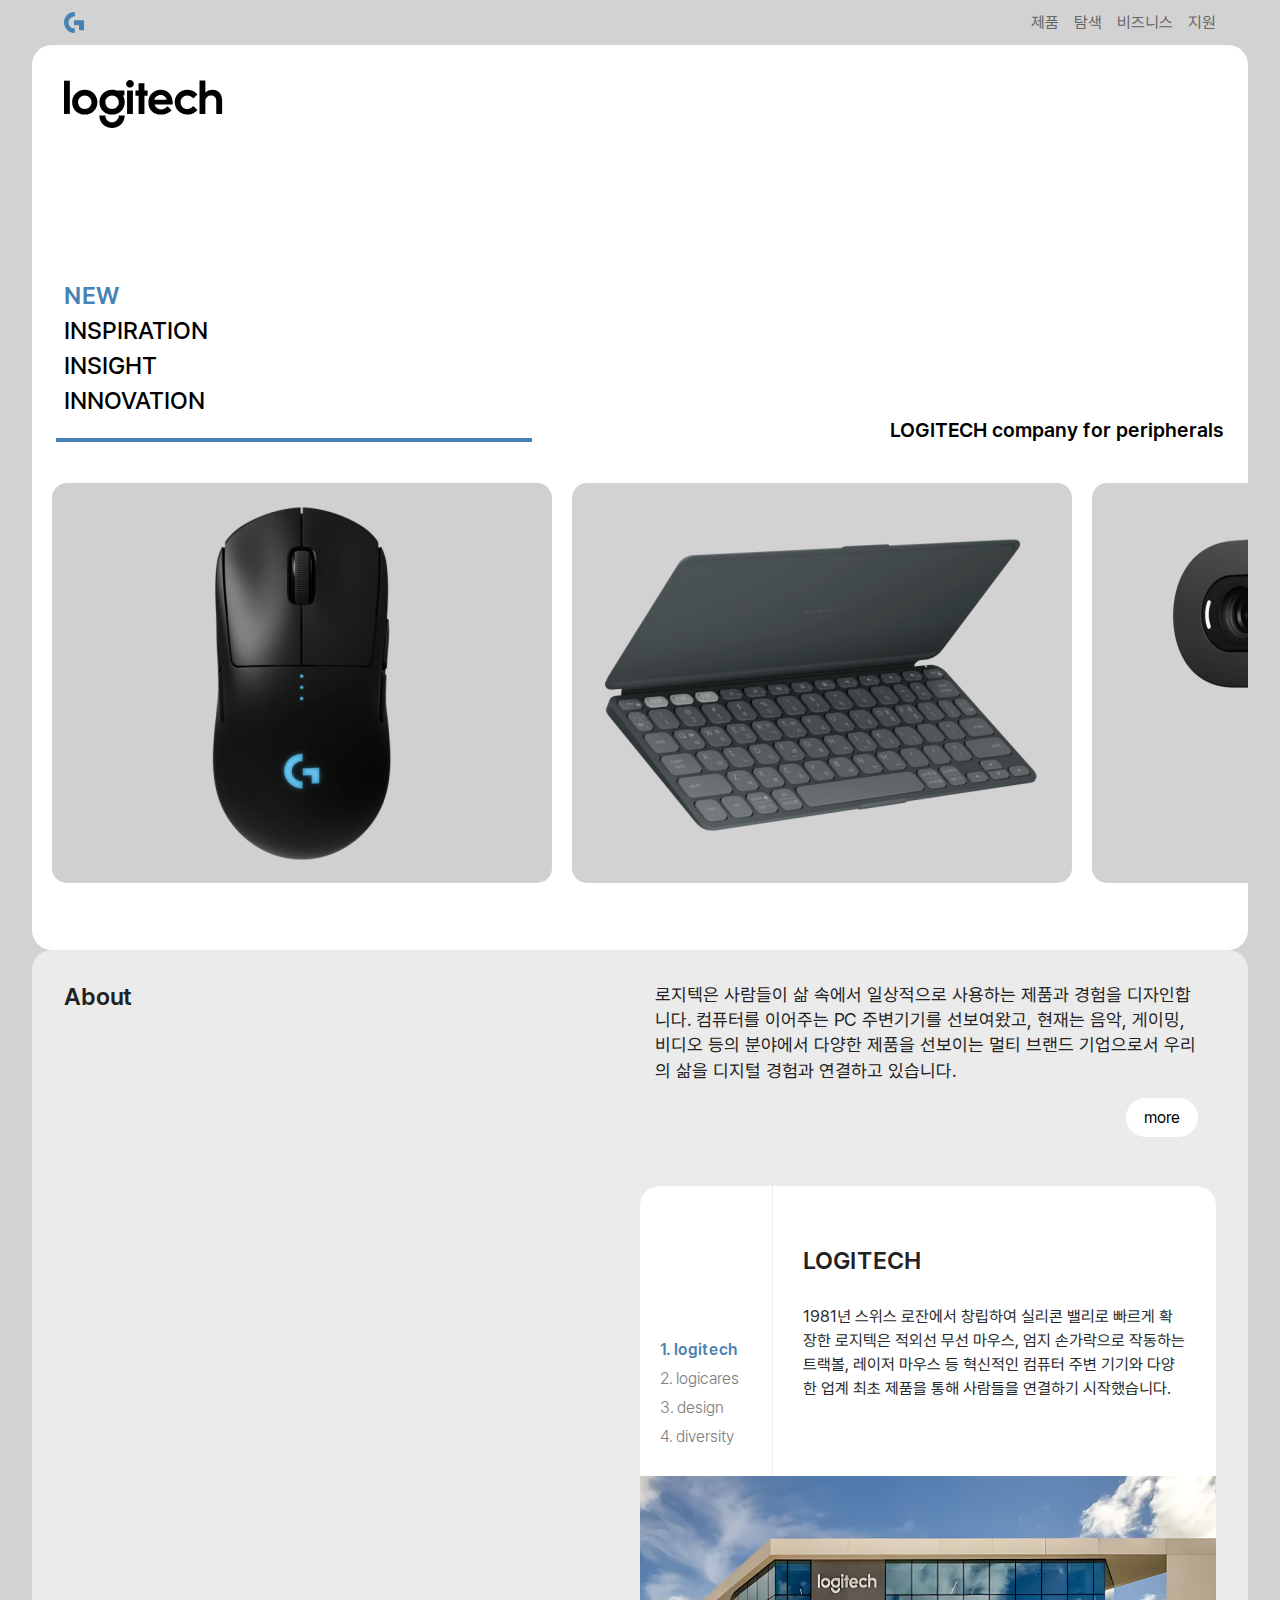
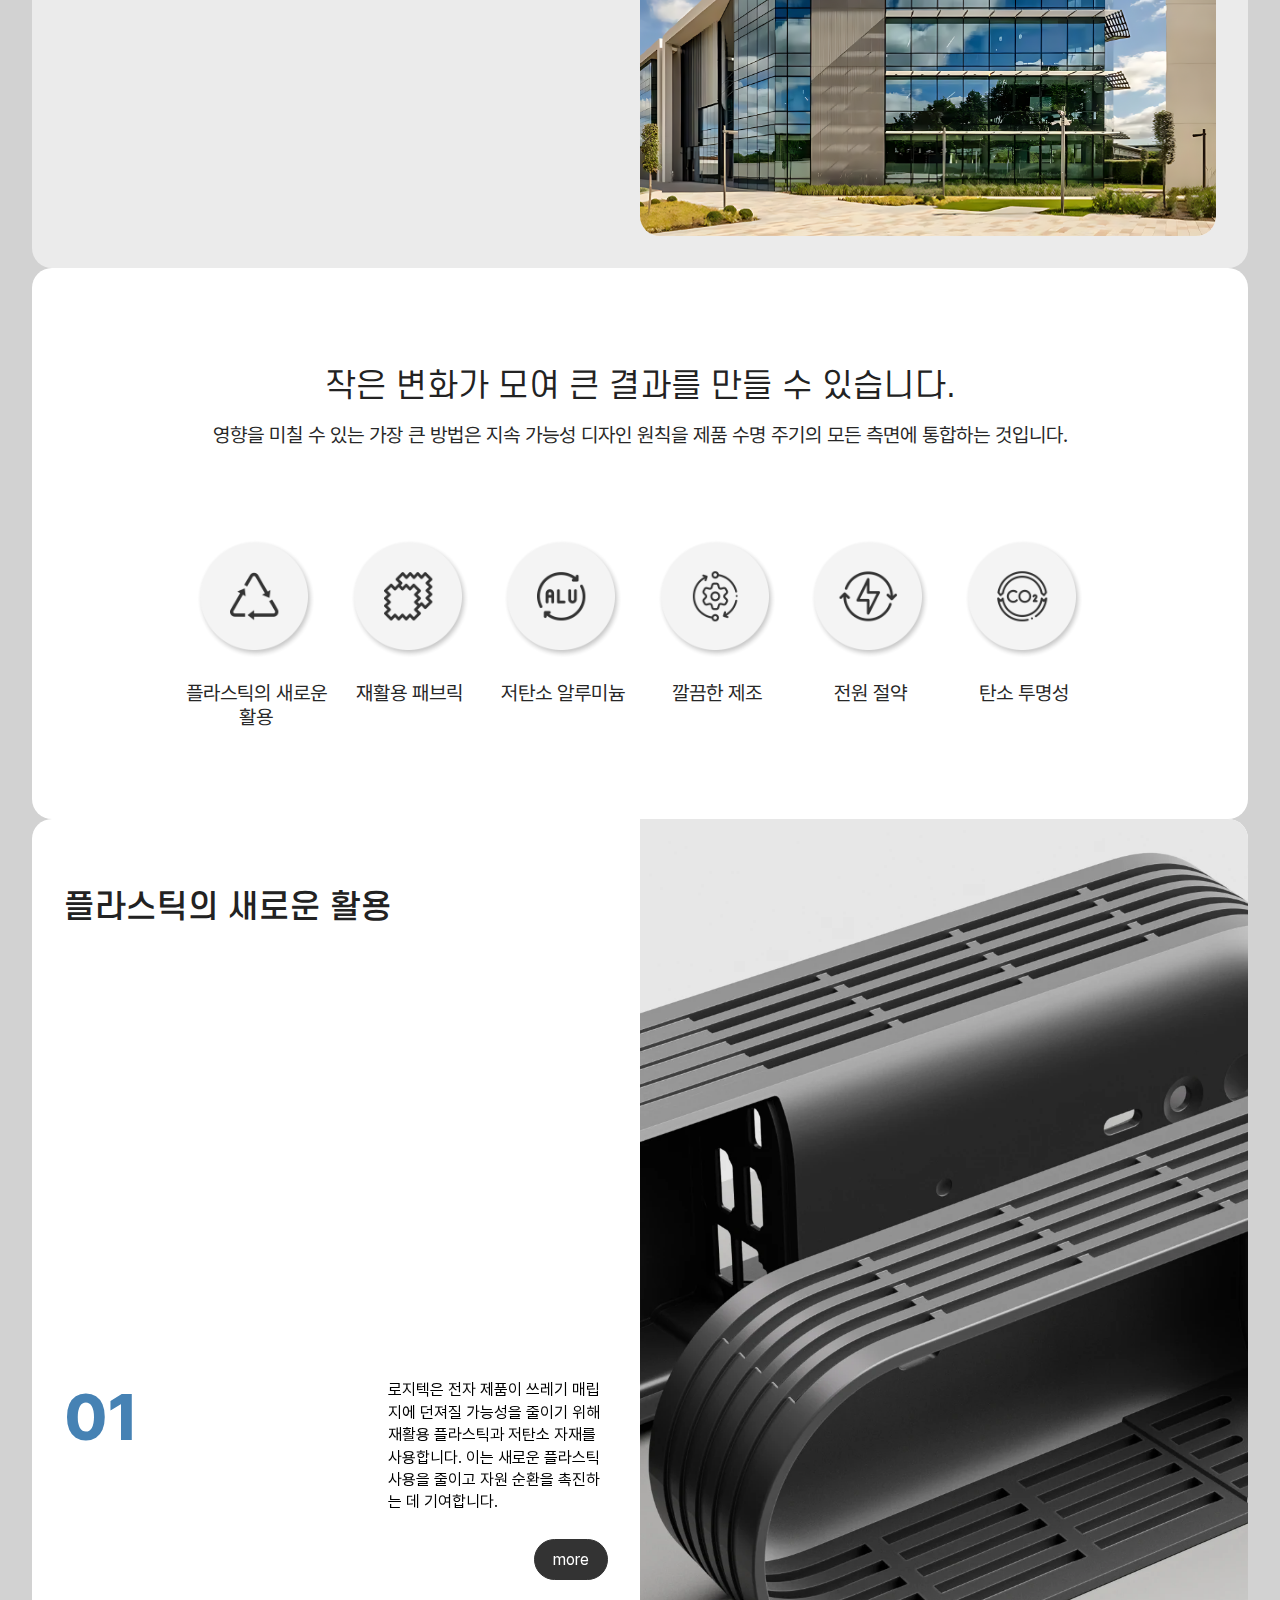
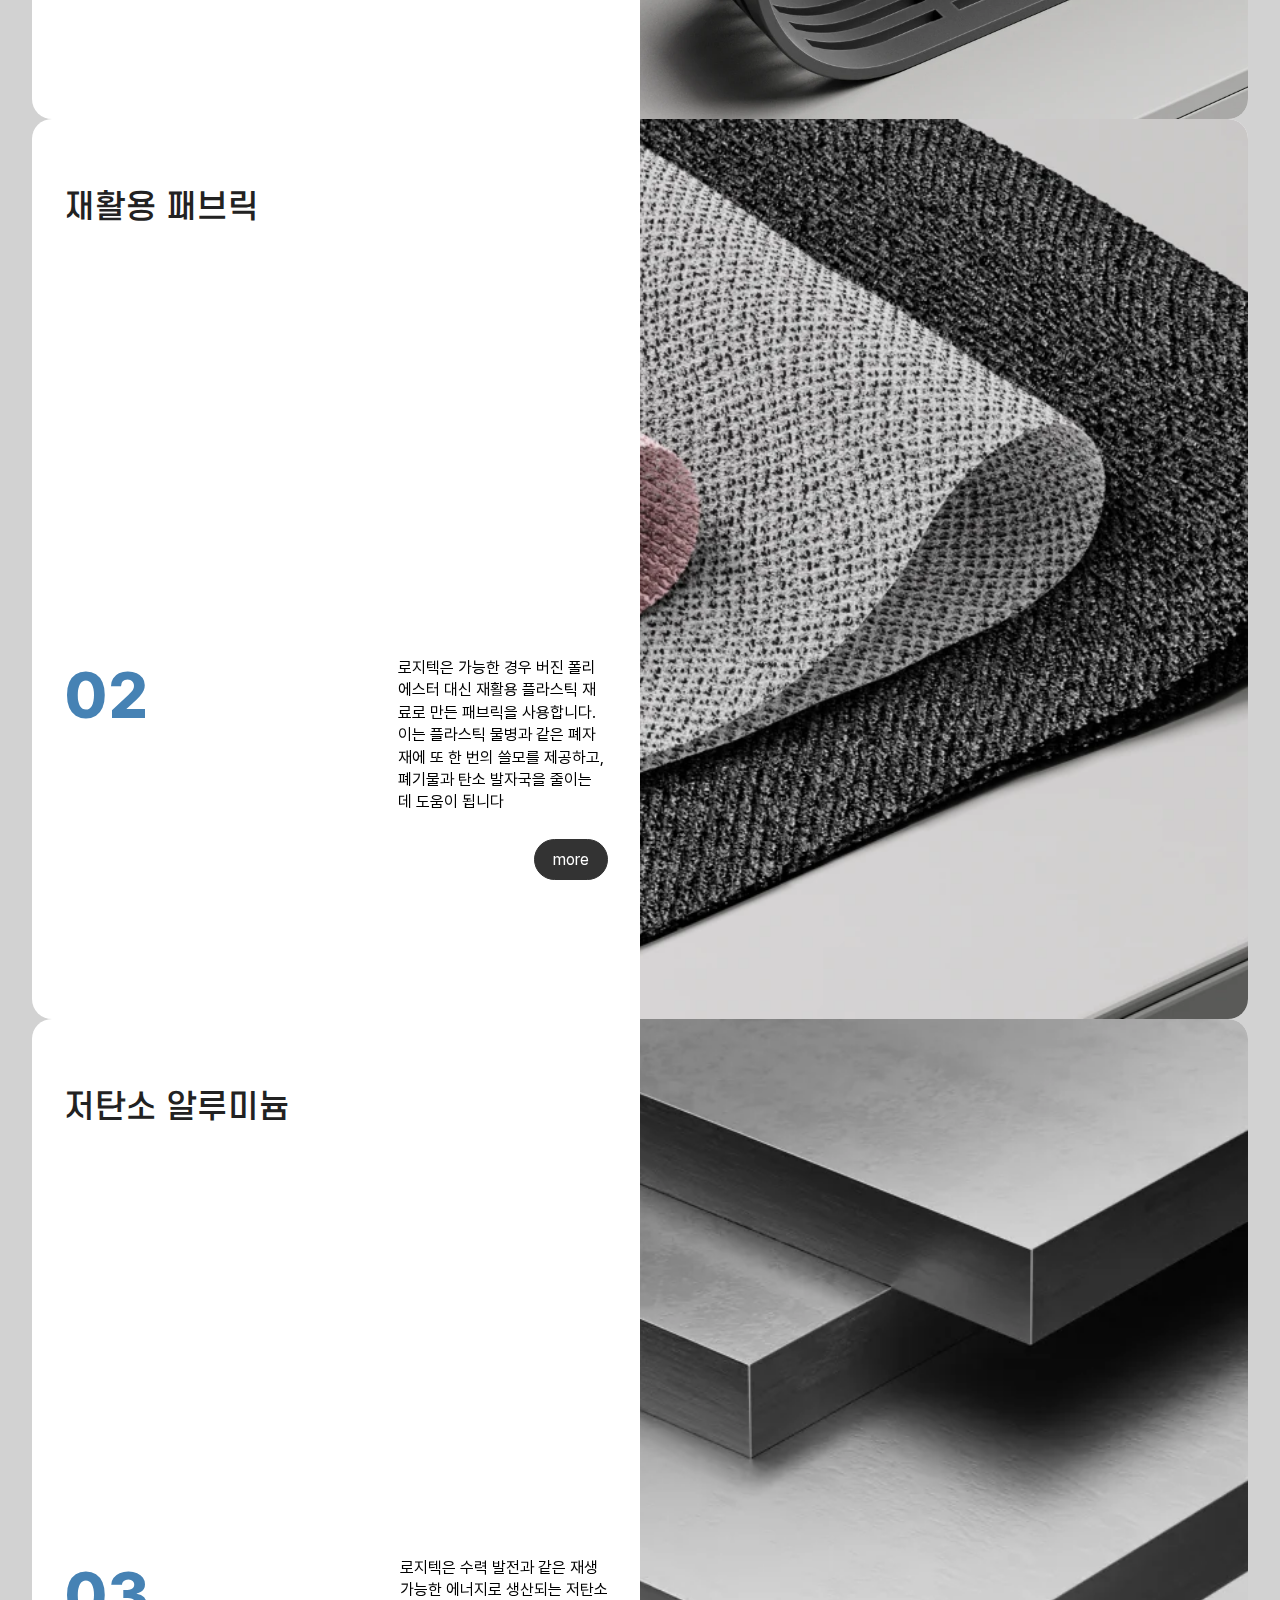
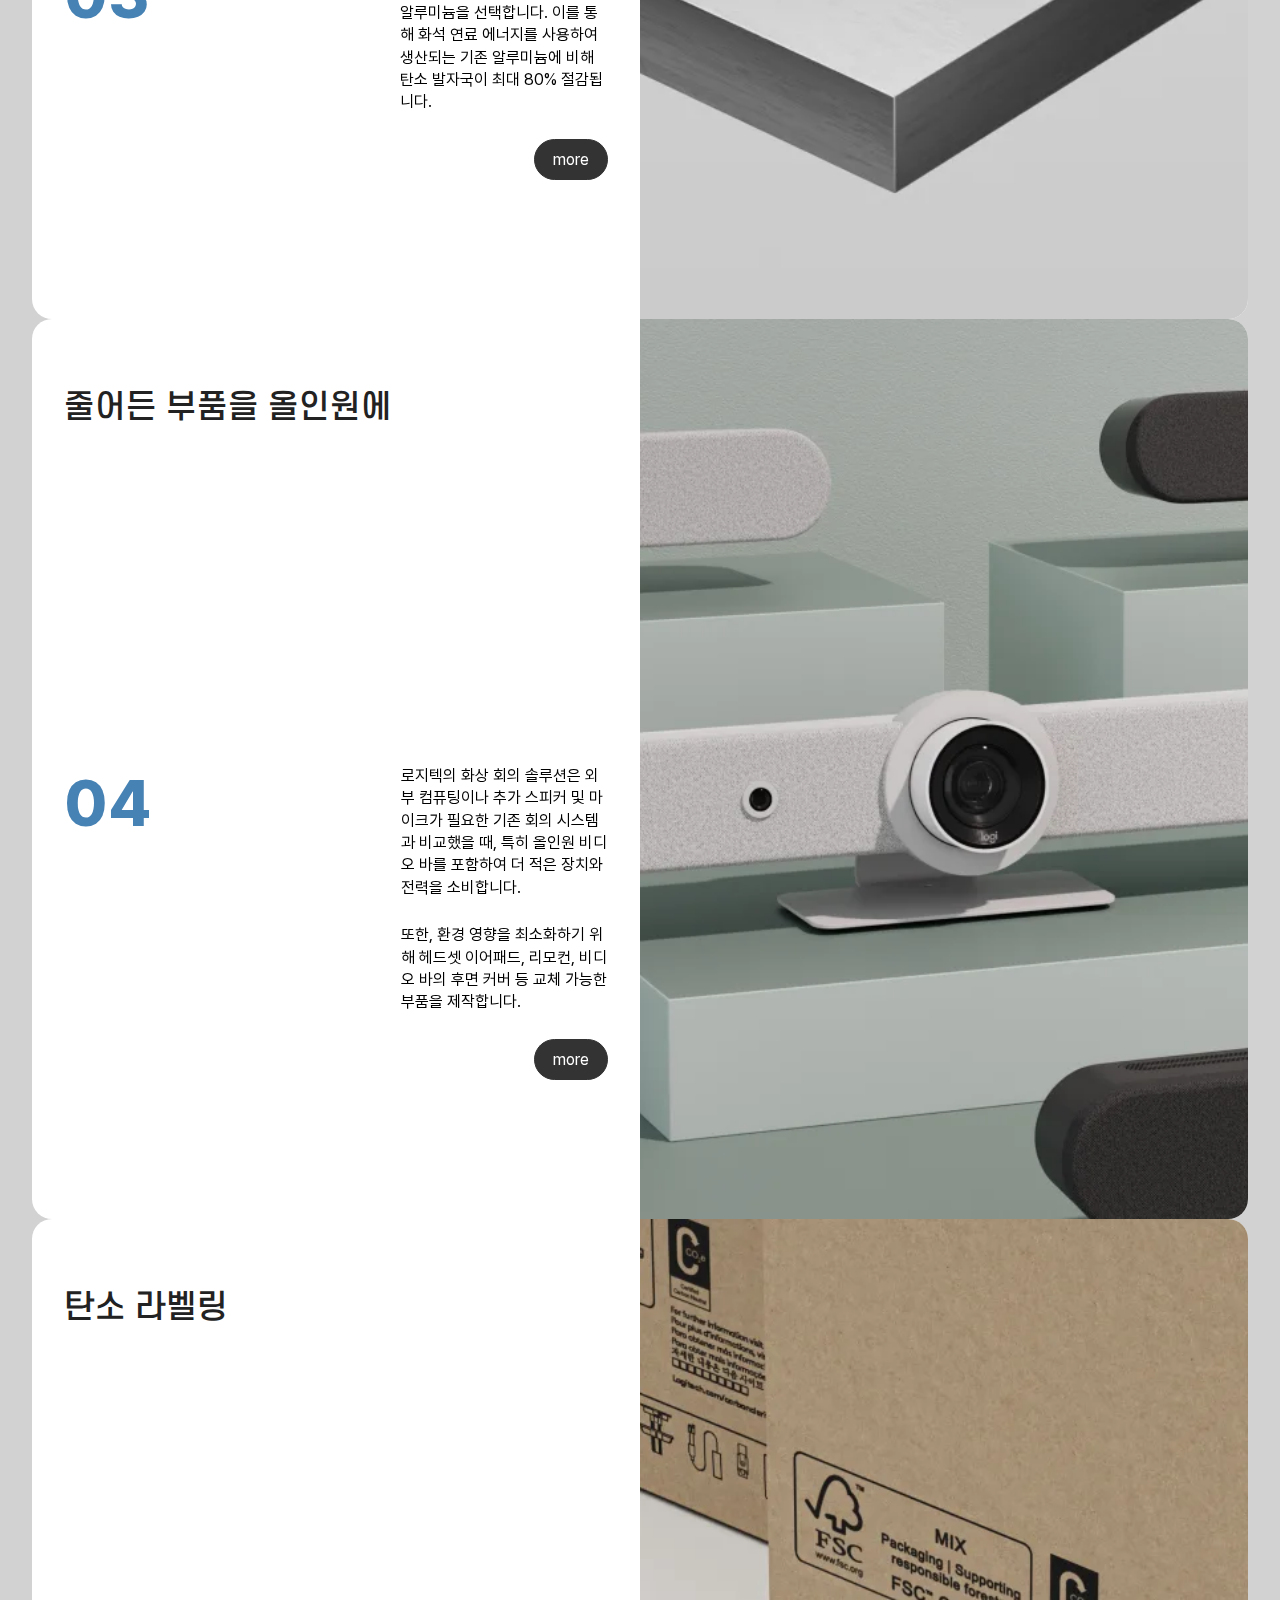
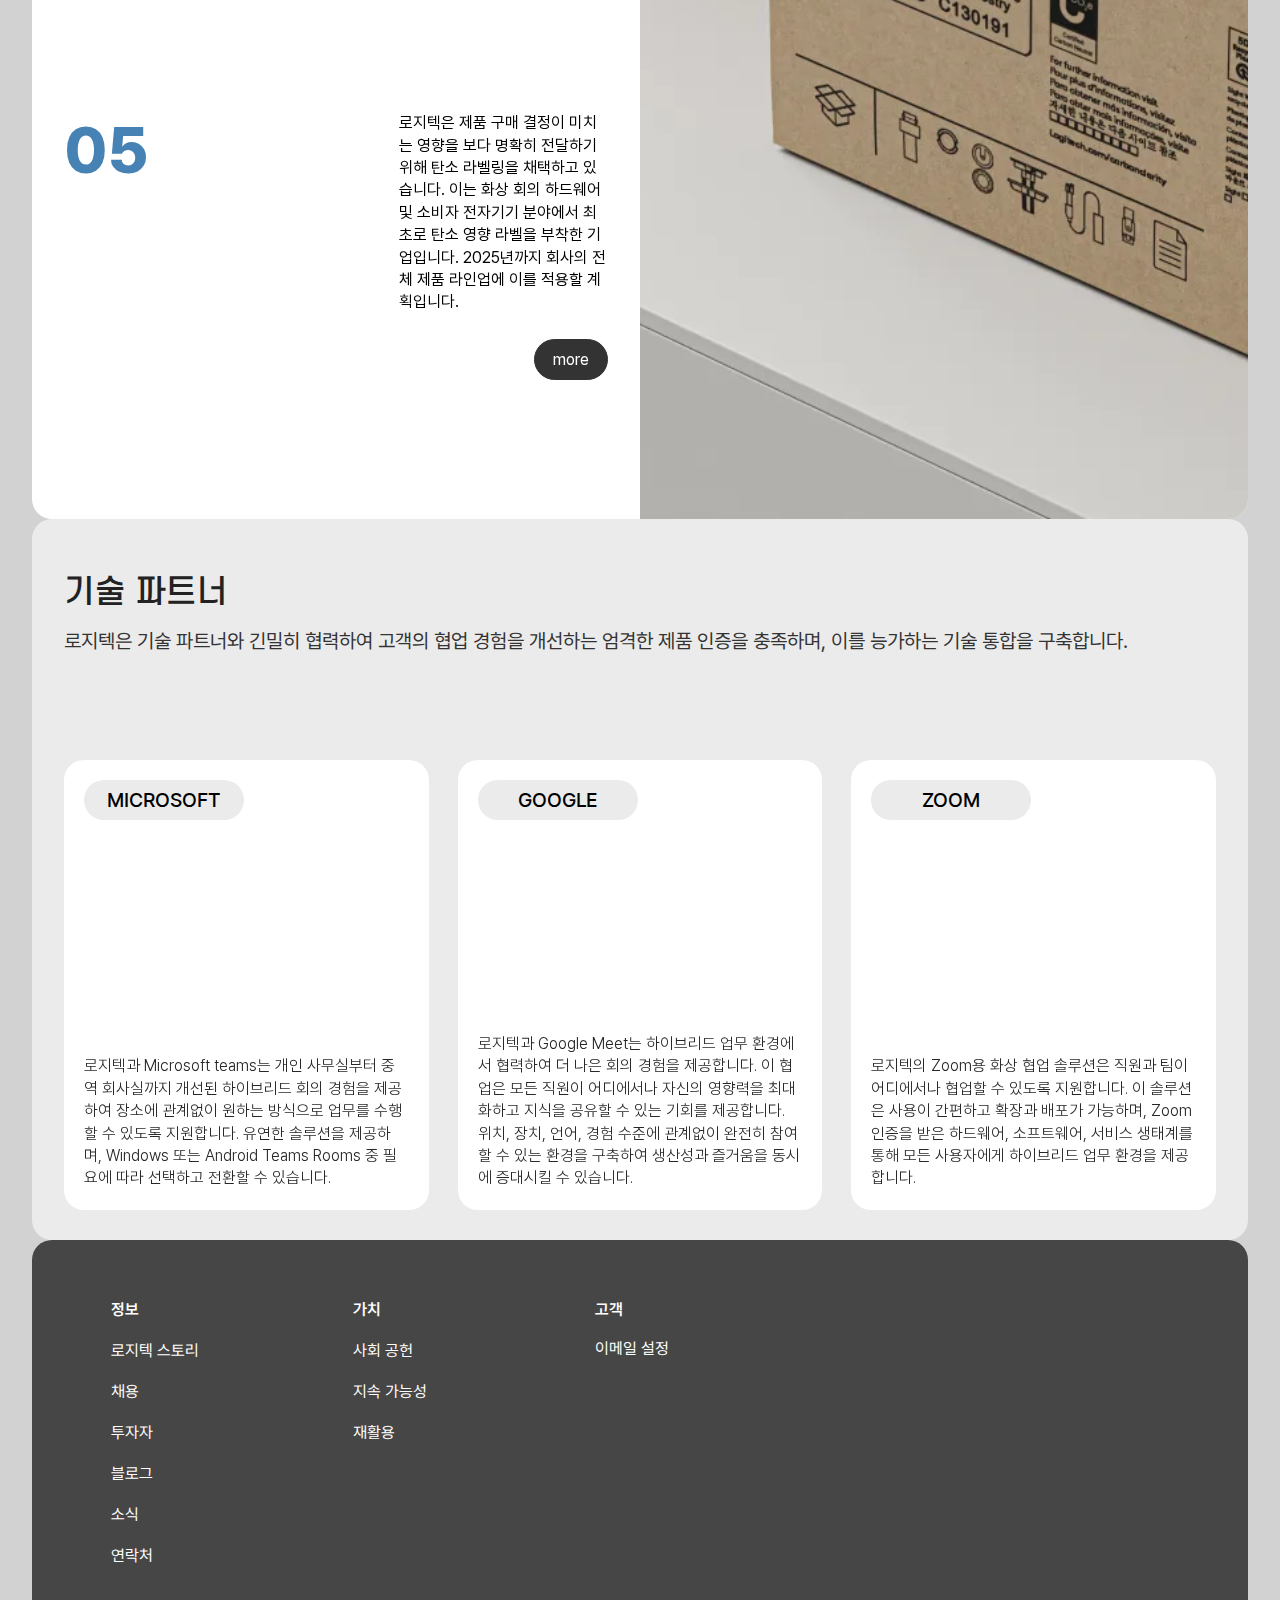
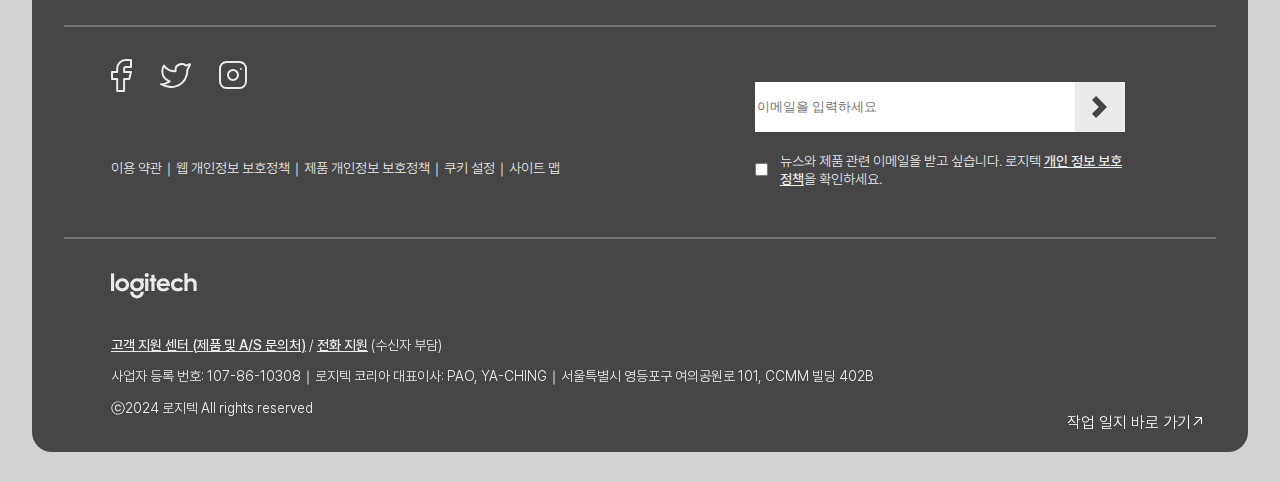
<file: index.html>
<!DOCTYPE html>
<html lang="ko">

<head>
  <meta charset="UTF-8">
  <title>LOGITECH</title>
  <meta name="viewport" content="width=device-width,initial-scale=1,minimum-scale=1,maximum-scale=1,user-scalable=no">
  <!-- favicon -->
  <link rel="shortcut icon" href="./favicon.ico" type="image/x-icon">
  <!-- open graph -->
  <meta property="og:title" content="LOGITECH">
  <meta property="og:description" content="로지텍(LOGITECH)은 혁신과 품질에 초점을 둔 스위스 컴퓨터 주변기기 브랜드입니다.">
  <meta property="og:image" content="https://mgkim4517.github.io/logitech/images/og.png">
  <meta property="og:url" content="https://mgkim4517.github.io/logitech/">
  <!-- reset -->
  <link rel="stylesheet" href="./assets/styles/reset.css">
  <!-- plugIn style -->

  <!-- 공통된 style -->
  <link rel="stylesheet" href="./assets/styles/common.css">
  <!-- 이 페이지만의 style -->
  <link rel="stylesheet" href="./index.css">
  <link rel="stylesheet" href="./index-t.css">
  <link rel="stylesheet" href="./index-pc.css">
  <!-- jq -->
  <script defer src="./index.js"></script>
  <!-- plugIn js -->
  <script src="./assets/js/jquery-3.7.1.min.js"></script>
</head>

<body>
  <header>
    <h1><a href="#"><img src="./images/logo-G.svg" alt="로지텍 G 로고"></a></h1>
    <ul class="gnb-menu">
      <li>제품</li>
      <li>탐색</li>
      <li>비즈니스</li>
      <li>지원</li>
    </ul>
  </header>

  <main>
    <section class="logitech-container">
      <h2><img src="./images/logo-logitech.svg" alt="로지텍 검은색 로고"></h2>
      <ul class="logitech-info">
        <li>NEW</li>
        <li>INSPIRATION</li>
        <li>INSIGHT</li>
        <li>INNOVATION</li>
      </ul>
      <div class="logitech-text-box">
        <svg width="624" height="4" viewBox="0 0 624 4" fill="none" xmlns="http://www.w3.org/2000/svg">
          <line y1="2" x2="624" y2="2" stroke="#4682B4" stroke-width="4" />
        </svg>
        <p>LOGITECH company for peripherals</p>
      </div>
      <div class="slide-wrapper">
        <div class="slide-box">
          <ul>
            <li class="slide-img"><img src="./images/product-img1.png" alt="로지텍 게이밍 마우스"></li>
            <li class="slide-img"><img src="./images/product-img2.png" alt="로지텍 블루투스 키보드"></li>
            <li class="slide-img"><img src="./images/product-img3.png" alt="로지텍 웹 카메라"></li>
            <li class="slide-img"><img src="./images/product-img4.png" alt="로지텍 헤드셋"></li>
            <li class="slide-img"><img src="./images/product-img5.png" alt="로지텍 버지컬 마우스"></li>
            <li class="slide-img"><img src="./images/product-img6.png" alt="로지텍 스피커"></li>
            <li class="slide-img"><img src="./images/product-img7.png" alt="로지텍 아이패드 키보드"></li>
            <li class="slide-img"><img src="./images/product-img8.png" alt="로지텍 태블릿 펜슬"></li>
            <li class="slide-img"><img src="./images/product-img9.png" alt="로지텍 무선 리모컨"></li>
          </ul>
        </div>
      </div>
    </section>

    <section class="about-container">
      <h2>about</h2>
      <div class="about-desc">
        <p>로지텍은 사람들이 삶 속에서 일상적으로 사용하는 제품과 경험을 디자인합니다. 컴퓨터를 이어주는 PC 주변기기를 선보여왔고, 현재는 음악, 게이밍, 비디오 등의 분야에서 다양한 제품을 선보이는 멀티 브랜드 기업으로서 우리의 삶을 디지털 경험과 연결하고 있습니다.</p>
        <a href="#">more</a>
        <div class="about-wrapper">
          <ul class="about-menu">
            <li class="active">1. logitech</li>
            <li>2. logicares</li>
            <li>3. design</li>
            <li>4. diversity</li>
          </ul>
          <ul class="about-logitech-box">
            <li class="about-content about-logitech active">
              <h2>LOGITECH</h2>
              <p>1981년 스위스 로잔에서 창립하여 실리콘 밸리로 빠르게 확장한 로지텍은 적외선 무선 마우스, 엄지 손가락으로 작동하는 트랙볼, 레이저 마우스 등 혁신적인 컴퓨터 주변 기기와 다양한 업계 최초 제품을 통해 사람들을 연결하기 시작했습니다.</p>
            </li>
            <li class="about-content about-logicares">
              <h2>LOGICARES</h2>
              <p>로지텍은 우리가 살아가고 또 몸담고 있는 커뮤니티를 위해 헌신합니다. 받은 것을 돌려주고 변화를 주도하는 것은 사회적 책임일 뿐만 아니라 기업 문화의 핵심 요소입니다. Logicares는 직원들이 사회적으로 환원할 기회를 만듭니다.</p>
            </li>
            <li class="about-content about-design">
              <h2>DESIGN</h2>
              <p>로지텍은 사람들이 디지털 세상에서 어떻게 상호 작용하고 연결되는지에 집중합니다. 디자인은 모든 팀과 분야에서 로지텍이 행하는 중심적인 역할을 하며, 그 목적은 독특하고 의미 있는 제품 경험을 창조하는 것입니다.</p>
            </li>
            <li class="about-content about-creating">
              <h2>DIVERSITY</h2>
              <p>로지텍은 다양성과 포용성에 대한 헌신을 통해 다양한 관점, 기술, 아이디어를 가진 사람들이 함께 모여 혁신을 주도할 수 있도록 합니다. 다양한 문화와 배경에서 탄생하는 위대한 아이디어의 가치를 소중히 여기며, 이를 통해 새로운 혁신과 발전을 이루어나가고 있습니다.</p>
            </li>
          </ul>
          <ul class="about-img">
            <li class="active"><img src="./images/logitech.png" alt="로지텍 회사 건물 이미지"></li>
            <li><img src="./images/logicares.png" alt="로지케어 활동 이미지"></li>
            <li><img src="./images/design.png" alt="로지텍 디자인 이미지"></li>
            <li><img src="./images/diversity.png" alt="로지텍 내 다양한 사람들 이미지"></li>
          </ul>
        </div>
      </div>
    </section>

    <section class="sustainability-container">
      <h2>작은 변화가 모여 큰 결과를 만들 수 있습니다.</h2>
      <p>영향을 미칠 수 있는 가장 큰 방법은 지속 가능성 디자인 원칙을 제품 수명 주기의 모든 측면에 통합하는 것입니다.</p>
      <ul class="sustainability-box">
        <li>
          <img src="./images/icon1.png" alt="재활용 아이콘">
          <h3>플라스틱의 새로운 활용</h3>
        </li>
        <li>
          <img src="./images/icon2.png" alt="패브릭 아이콘">
          <h3>재활용 패브릭</h3>
        </li>
        <li>
          <img src="./images/icon3.png" alt="알루미늄 아이콘">
          <h3>저탄소 알루미늄</h3>
        </li>
        <li>
          <img src="./images/icon4.png" alt="제조 아이콘">
          <h3>깔끔한 제조</h3>
        </li>
        <li>
          <img src="./images/icon5.png" alt="전기 아이콘">
          <h3>전원 절약</h3>
        </li>
        <li>
          <img src="./images/icon6.png" alt="탄소 아이콘">
          <h3>탄소 투명성</h3>
        </li>
      </ul>
    </section>

    <section class="sustainablity-desc">
      <article class="plastic-article">
        <div class="plastic-container">
          <div class="plastic-wrapper">
            <h2>플라스틱의 새로운 활용</h2>
            <div class="plastic-content">
              <h3>01</h3>
              <div class="plastic-box">
                <p>로지텍은 전자 제품이 쓰레기 매립지에 던져질 가능성을 줄이기 위해 재활용 플라스틱과 저탄소 자재를 사용합니다. 이는 새로운 플라스틱 사용을 줄이고 자원 순환을 촉진하는 데
                  기여합니다.</p>
                <a href="#">more</a>
              </div>
            </div>
          </div>
          <img src="./images/plastic.png" alt="플라스틱 이미지">
        </div>
      </article>

      <article class="fabric-article">
        <div class="fabric-container">
          <div class="fabric-wrapper">
            <h2>재활용 패브릭</h2>
            <div class="fabric-content">
              <h3>02</h3>
              <div class="fabric-box">
                <p>로지텍은 가능한 경우 버진 폴리에스터 대신 재활용 플라스틱 재료로 만든 패브릭을 사용합니다. 이는 플라스틱 물병과 같은 폐자재에 또 한 번의 쓸모를 제공하고, 폐기물과 탄소 발자국을
                  줄이는 데 도움이 됩니다</p>
                <a href="#">more</a>
              </div>
            </div>
          </div>
          <img src="./images/fabric.png" alt="패브릭 이미지">
        </div>
      </article>

      <article class="aluminium-article">
        <div class="aluminium-container">
          <div class="aluminium-wrapper">
            <h2>저탄소 알루미늄</h2>
            <div class="aluminium-content">
              <h3>03</h3>
              <div class="aluminium-box">
                <p>로지텍은 수력 발전과 같은 재생 가능한 에너지로 생산되는 저탄소 알루미늄을 선택합니다. 이를 통해 화석 연료 에너지를 사용하여 생산되는 기존 알루미늄에 비해 탄소 발자국이 최대
                  80% 절감됩니다.</p>
                <a href="#">more</a>
              </div>
            </div>
          </div>
          <img src="./images/aluminium.png" alt="알루미늄 이미지">
        </div>
      </article>

      <article class="all-in-one-article">
        <div class="all-in-one-container">
          <div class="all-in-one-wrapper">
            <h2>줄어든 부품을 올인원에</h2>
            <div class="all-in-one-content">
              <h3>04</h3>
              <div class="all-in-one-box">
                <p>로지텍의 화상 회의 솔루션은 외부 컴퓨팅이나 추가 스피커 및 마이크가 필요한 기존 회의 시스템과 비교했을 때, 특히 올인원 비디오 바를 포함하여 더 적은 장치와 전력을 소비합니다.
                </p>
                <p>또한, 환경 영향을 최소화하기 위해 헤드셋 이어패드, 리모컨, 비디오 바의 후면 커버 등 교체 가능한 부품을 제작합니다.</p>
                <a href="#">more</a>
              </div>
            </div>
          </div>
          <img src="./images/all-in-one.png" alt="올인원 제품 이미지">
        </div>
      </article>

      <article class="carbon-article">
        <div class="carbon-container">
          <div class="carbon-wrapper">
            <h2>탄소 라벨링</h2>
            <div class="carbon-content">
              <h3>05</h3>
              <div class="carbon-box">
                <p>로지텍은 제품 구매 결정이 미치는 영향을 보다 명확히 전달하기 위해 탄소 라벨링을 채택하고 있습니다. 이는 화상 회의 하드웨어 및 소비자 전자기기 분야에서 최초로 탄소 영향 라벨을
                  부착한 기업입니다. 2025년까지 회사의 전체 제품 라인업에 이를 적용할 계획입니다.</p>
                <a href="#">more</a>
              </div>
            </div>
          </div>
          <img src="./images/carbon.jpg" alt="탄소 라벨링 이미지">
        </div>
      </article>
    </section>

    <section class="partner-container">
      <h2>기술 파트너</h2>
      <p>로지텍은 기술 파트너와 긴밀히 협력하여 고객의 협업 경험을 개선하는 엄격한 제품 인증을 충족하며, 이를 능가하는 기술 통합을 구축합니다.</p>

      <div class="partner-wrapper">
        <article class="microsoft-content">
          <h3>MICROSOFT</h3>
          <p>로지텍과 Microsoft teams는 개인 사무실부터 중역 회사실까지 개선된 하이브리드 회의 경험을 제공하여 장소에 관계없이 원하는 방식으로 업무를 수행할 수 있도록 지원합니다. 유연한
            솔루션을
            제공하며, Windows 또는 Android Teams Rooms 중 필요에 따라 선택하고 전환할 수 있습니다.</p>
        </article>

        <article class="google-content">
          <h3>GOOGLE</h3>
          <p>로지텍과 Google Meet는 하이브리드 업무 환경에서 협력하여 더 나은 회의 경험을 제공합니다. 이 협업은 모든 직원이 어디에서나 자신의 영향력을 최대화하고 지식을 공유할 수 있는 기회를
            제공합니다. 위치, 장치, 언어, 경험 수준에 관계없이 완전히 참여할 수 있는 환경을 구축하여 생산성과 즐거움을 동시에 증대시킬 수 있습니다.</p>
        </article>

        <article class="zoom-content">
          <h3>ZOOM</h3>
          <p>로지텍의 Zoom용 화상 협업 솔루션은 직원과 팀이 어디에서나 협업할 수 있도록 지원합니다. 이 솔루션은 사용이 간편하고 확장과 배포가 가능하며, Zoom 인증을 받은 하드웨어, 소프트웨어,
            서비스 생태계를 통해 모든 사용자에게 하이브리드 업무 환경을 제공합니다.</p>
        </article>
      </div>
    </section>

    <footer>
      <div class="sub-gnb">
        <ul class="info-gnb">
          <li>정보</li>
          <li><a href="#">로지텍 스토리</a></li>
          <li><a href="#">채용</a></li>
          <li><a href="#">투자자</a></li>
          <li><a href="#">블로그</a></li>
          <li><a href="#">소식</a></li>
          <li><a href="#">연락처</a></li>
        </ul>
        <ul class="value-gnb">
          <li>가치</li>
          <li><a href="#">사회 공헌</a></li>
          <li><a href="#">지속 가능성</a></li>
          <li><a href="#">재활용</a></li>
        </ul>
        <ul class="customer-gnb">
          <li>고객</li>
          <li><a href="#">이메일 설정</a></li>
        </ul>
      </div>

      <div class="news-container">
        <ul class="sns-box">
          <li><a href="#"><img src="./images/facebook.svg" alt="페이스북 아이콘"></a></li>
          <li><a href="#"><img src="./images/twitter.svg" alt="트위터 아이콘"></a></li>
          <li><a href="#"><img src="./images/instagram.svg" alt="인스타그램 아이콘"></a></li>
        </ul>
        <div class="email-box">
          <label for="email">
            <input type="email" id="email" name="userEmail" placeholder="이메일을 입력하세요" autocomplete="email">
          </label>
          <button><img src="./images/email-btn.svg" alt="이메일 전송 버튼"></button>
        </div>
        <div class="email-check">
          <input type="checkbox" name="decide">
          <p>뉴스와 제품 관련 이메일을 받고 싶습니다. 로지텍 <a href="#">개인 정보 보호 정책</a>을 확인하세요.</p>
        </div>
        <p class="clause"><a href="#">이용 약관</a>｜<a href="#">웹 개인정보 보호정책</a>｜<a href="#">제품 개인정보 보호정책</a>｜<a href="#">쿠키
            설정</a>｜<a href="#">사이트 맵</a></p>
      </div>

      <div class="footer-text">
        <h2><img src="./images/white-logitech-logo.svg" alt="하얀색 로지텍 로고"></h2>
        <p><a href="#">고객 지원 센터 (제품 및 A/S 문의처)</a> / <a href="#">전화 지원</a> (수신자 부담)</p>
        <address>사업자 등록 번호: 107-86-10308｜로지텍 코리아 대표이사: PAO, YA-CHING｜서울특별시 영등포구 여의공원로 101, CCMM 빌딩 402B</address>
        <p>ⓒ2024 로지텍 All rights reserved</p>
        <a href="https://github.com/mgkim4517/logitech" class="github">작업 일지 바로 가기↗</a>
      </div>
    </footer>
  </main>
</body>

</html>
</file>
<file: assets/styles/common.css>
@charset "utf-8";

/*** 폰트 설정 ***/
/* 'Pretendard', sans-serif */
@import url(./pretendard-subset.css);

/* 'S-CoreDream', sans-serif */
@import url(./S-CoreDream.css);

/*** 변수 설정 ***/
:root {
  /* fonts */
  --main-font: 'Pretendard', -apple-system, BlinkMacSystemFont, "Malgun Gothic", "맑은 고딕", helvetica, "Apple SD Gothic Neo", sans-serif;
  --sub-font: 'S-CoreDream', -apple-system, BlinkMacSystemFont, "Malgun Gothic", "맑은 고딕", helvetica, "Apple SD Gothic Neo", sans-serif;

/*** font-size ***/
/* web font size */
--web-font-xxl: 36px;
--web-font-xl: 32px;
--web-font-lg: 24px;
--web-font-md: 20px;
--web-font-sm: 18px;
--web-font-xs: 16px;
--web-font-xxs: 14px;

/* mobile font size */
--mobile-font-xxl: 24px;
--mobile-font-xl: 20px;
--mobile-font-lg: 18px;
--mobile-font-md: 16px;
--mobile-font-sm: 14px;
--mobile-font-xs: 12px;

/* color */
--bg-body-color: #D2D2D2;
--bg-gray-color: #EBEBEB;
--bg-darkgray-color: #464646;
--bg-white-color: #fff;

--900-black: #000;
--800-black: #222;
--700-black: #272727;
--600-black: #333;

--900-gray: #666;
--800-gray: #808080;
--700-gray: #EBEBEB;
}
</file>
<file: index.css>
@charset "utf-8";

body {
  background-color: var(--bg-body-color);
  box-sizing: border-box;
  font-family: var(--main-font);
}

/***** header *****/
header {
  display: flex;
  padding: 0 38px;
  justify-content: space-between;
  align-items: center;
  height: 43px;
}

header h1 a img {
  width: 17px;
}

header .gnb-menu {
  display: flex;
  gap: 15px;
}

header .gnb-menu li {
  font-size: var(--mobile-font-md);
  font-weight: 400;
  color: var(--900-gray);
  cursor: pointer;
}

header .gnb-menu li:hover {
  color: var(--800-black);
}

/***** main *****/
main {
  padding: 0 14px;
}

/*** logitech-container ***/
main .logitech-container {
  background-color: var(--bg-white-color);
  border-radius: 20px;
  padding: 24px 0;
  height: 100%;
}

main .logitech-container h2 {
  width: 158px;
  padding: 0 24px;
}

main .logitech-container .logitech-info {
  padding: 175px 24px 0;
}

main .logitech-container .logitech-info li {
  font-size: var(--mobile-font-xl);
  font-weight: 500;
  padding: 2px 0;
}

main .logitech-container .logitech-info li:first-child {
  font-weight: 600;
  color: #4682B4;
}

main .logitech-container .logitech-text-box {
  display: flex;
  justify-content: space-between;
  align-items: center;
  padding: 25px 24px 21px 0;
}

main .logitech-container .logitech-text-box svg {
  width: 50px;
  padding-left: 24px;
}

main .logitech-container .logitech-text-box svg line {
  stroke-width: 100;
}

main .logitech-container .logitech-text-box p {
  font-size: var(--mobile-font-md);
  font-weight: 600;
}

main .logitech-container .slide-wrapper {
  display: flex;
  overflow: hidden;
}

main .logitech-container .slide-wrapper .slide-box ul {
  display: flex;
}

main .logitech-container .slide-wrapper .slide-box ul .slide-img {
  width: 340px;
  display: flex;
  align-items: center;
  flex-shrink: 0;
  margin-left: 20px;
}

main .logitech-container .slide-wrapper .slide-box ul .slide-img img {
  width: 100%;
  border-radius: 15px;
}

.slide-box.original {
  animation: rollingleft1 90s linear infinite;
}

.slide-box.clone {
  animation: rollingleft2 90s linear infinite;
}

@keyframes rollingleft1 {
  0% {
    transform: translateX(0);
  }

  50% {
    transform: translateX(-100%);
  }

  50.01% {
    transform: translateX(100%);
  }

  100% {
    transform: translateX(0);
  }
}

@keyframes rollingleft2 {
  0% {
    transition: translateX(0);
  }

  100% {
    transform: translateX(-200%);
  }
}

/*** about container ***/
main .about-container {
  background-color: var(--700-gray);
  border-radius: 20px;
  padding: 0 24px 24px;
  position: relative;
}

main .about-container h2 {
  font-size: var(--mobile-font-xl);
  color: var(--800-black);
  font-weight: 600;
  padding-top: 30px;
  text-transform: capitalize;
}

main .about-container p {
  font-size: var(--mobile-font-md);
  color: var(--800-black);
  font-weight: 400;
  line-height: 1.4;
  padding-top: 20px;
  padding-bottom: 30px;
}

main .about-container a {
  font-size: var(--mobile-font-md);
  font-weight: 400;
  color: var(--900-black);
  background-color: var(--bg-white-color);
  border-radius: 50px;
  padding: 7px 15px;
  position: absolute;
  right: 30px;
}

main .about-container a:hover {
  background-color: var(--900-black);
  color: var(--bg-white-color);
}

main .about-container .about-wrapper {
  display: grid;
  grid-template-columns: 30% 70%;
  grid-template-rows: 290px 360px;
  background-color: var(--bg-white-color);
  border-radius: 20px;
  margin-top: 88px;
  height: 650px;
}

main .about-container .about-wrapper .about-menu {
  grid-column: 1 / 2;
  grid-row: 1 / 2;
  place-content: end;
  padding-left: 10px;
  padding-bottom: 30px;
}

main .about-container .about-wrapper .about-menu li {
  font-size: var(--mobile-font-sm);
  font-weight: 300;
  color: var(--800-gray);
  margin-top: 10px;
  cursor: pointer;
}

main .about-container .about-wrapper .about-menu li.active {
  color: #4682B4;
  font-weight: 600;
}

main .about-container .about-wrapper .about-logitech-box {
  grid-column: 2 / 3;
  grid-row: 1 / 2;
  width: 100%;
  border-left: 1px solid var(--700-gray);
}

main .about-container .about-wrapper .about-logitech-box li h2 {
  font-size: var(--mobile-font-xl);
  font-weight: 600;
  color: var(--800-black);
  padding: 40px 12px 0;
}

main .about-container .about-wrapper .about-logitech-box li p {
  font-size: var(--mobile-font-sm);
  font-weight: 400;
  color: var(--700-black);
  line-height: 1.5;
  padding: 18px 12px 0;
}

main .about-container .about-wrapper .about-logitech-box .about-content {
  display: none;
}

main .about-container .about-wrapper .about-logitech-box .about-content.active {
  display: block
}

main .about-container .about-wrapper .about-img {
  grid-column: 1 / 3;
  grid-row: 2 / 3;
  overflow: hidden;
  border-radius: 0 0 20px 20px;
}

main .about-container .about-wrapper .about-img li img {
  width: 100%;
  height: 360px;
  object-fit: cover;
}

main .about-container .about-wrapper .about-img li {
  display: none;
}

main .about-container .about-wrapper .about-img li.active {
  display: block;
}

/*** sustainability-container ***/
main .sustainability-container {
  background-color: var(--bg-white-color);
  border-radius: 20px;
  padding: 0 24px;
}

main .sustainability-container h2 {
  font-family: var(--sub-font);
  font-size: var(--mobile-font-xxl);
  font-weight: 400;
  color: var(--800-black);
  padding-top: 60px;
  text-align: center;
}

main .sustainability-container p {
  font-size: var(--mobile-font-md);
  font-weight: 400;
  color: var(--700-black);
  padding-top: 20px;
  line-height: 1.4;
  text-align: center;
}

main .sustainability-container .sustainability-box {
  display: grid;
  grid-template-columns: repeat(2, 1fr);
  grid-template-rows: repeat(3, 1fr);
  padding-top: 5px;
  padding-bottom: 60px;
}

main .sustainability-container .sustainability-box li {
  text-align: center;
}

main .sustainability-container .sustainability-box li img {
  width: 70px;
  padding-top: 50px;
}

main .sustainability-container .sustainability-box li h3 {
  font-size: var(--mobile-font-md);
  font-weight: 400;
  color: var(--700-black);
  padding-top: 18px;
}

/*** sustainablity-desc ***/
main .sustainablity-desc {
  height: 4850px;
}

main .sustainablity-desc .plastic-article,
main .sustainablity-desc .fabric-article,
main .sustainablity-desc .aluminium-article,
main .sustainablity-desc .all-in-one-article,
main .sustainablity-desc .carbon-article {
  position: sticky;
  top: 0;
}

/* plastic-container, fabric-container, aluminium-container, all-in-one-container, carbon-container */
main .sustainablity-desc .plastic-container,
main .sustainablity-desc .fabric-container,
main .sustainablity-desc .aluminium-container,
main .sustainablity-desc .all-in-one-container,
main .sustainablity-desc .carbon-container {
  background-color: var(--bg-white-color);
  border-radius: 20px;
  height: 970px;
  position: relative;
}

main .sustainablity-desc .plastic-container .plastic-wrapper h2,
main .sustainablity-desc .fabric-container .fabric-wrapper h2,
main .sustainablity-desc .aluminium-container .aluminium-wrapper h2,
main .sustainablity-desc .all-in-one-container .all-in-one-wrapper h2,
main .sustainablity-desc .carbon-container .carbon-wrapper h2 {
  font-family: var(--sub-font);
  font-size: var(--mobile-font-xxl);
  font-weight: 500;
  color: var(--800-black);
  padding: 35px 24px 0 24px;
}

main .sustainablity-desc .plastic-container .plastic-wrapper .plastic-content,
main .sustainablity-desc .fabric-container .fabric-wrapper .fabric-content,
main .sustainablity-desc .aluminium-container .aluminium-wrapper .aluminium-content,
main .sustainablity-desc .all-in-one-container .all-in-one-wrapper .all-in-one-content,
main .sustainablity-desc .carbon-container .carbon-wrapper .carbon-content {
  display: flex;
  gap: 70px;
  padding: 50px 24px 0 24px;
}

main .sustainablity-desc .plastic-container .plastic-wrapper .plastic-content h3,
main .sustainablity-desc .fabric-container .fabric-wrapper .fabric-content h3,
main .sustainablity-desc .aluminium-container .aluminium-wrapper .aluminium-content h3,
main .sustainablity-desc .all-in-one-container .all-in-one-wrapper .all-in-one-content h3,
main .sustainablity-desc .carbon-container .carbon-wrapper .carbon-content h3 {
  font-size: 36px;
  font-weight: 800;
  color: #4682B4;
}

main .sustainablity-desc .plastic-container .plastic-wrapper .plastic-content .plastic-box,
main .sustainablity-desc .fabric-container .fabric-wrapper .fabric-box,
main .sustainablity-desc .aluminium-container .aluminium-wrapper .aluminium-content .aluminium-box,
main .sustainablity-desc .all-in-one-container .all-in-one-wrapper .all-in-one-content .all-in-one-box,
main .sustainablity-desc .carbon-container .carbon-wrapper .carbon-content .carbon-box {
  display: block;
  position: relative;
}

main .sustainablity-desc .plastic-container .plastic-wrapper .plastic-content .plastic-box p,
main .sustainablity-desc .fabric-container .fabric-wrapper .fabric-content .fabric-box p,
main .sustainablity-desc .aluminium-container .aluminium-wrapper .aluminium-content .aluminium-box p,
main .sustainablity-desc .all-in-one-container .all-in-one-wrapper .all-in-one-content .all-in-one-box p,
main .sustainablity-desc .carbon-container .carbon-wrapper .carbon-content .carbon-box p {
  font-size: var(--mobile-font-sm);
  font-weight: 400;
  color: var(--900-black);
  line-height: 1.4;
  padding-bottom: 25px;
}

main .sustainablity-desc .plastic-container .plastic-wrapper .plastic-content .plastic-box a,
main .sustainablity-desc .fabric-container .fabric-wrapper .fabric-content .fabric-box a,
main .sustainablity-desc .aluminium-container .aluminium-wrapper .aluminium-content .aluminium-box a,
main .sustainablity-desc .all-in-one-container .all-in-one-wrapper .all-in-one-content .all-in-one-box a,
main .sustainablity-desc .carbon-container .carbon-wrapper .carbon-content .carbon-box a {
  font-size: var(--mobile-font-md);
  font-weight: 400;
  color: var(--bg-white-color);
  background-color: var(--600-black);
  border: 1px solid var(--600-black);
  border-radius: 50px;
  padding: 7px 15px;
  position: absolute;
  right: 0;
}

main .sustainablity-desc .plastic-container .plastic-wrapper .plastic-content .plastic-box a:hover,
main .sustainablity-desc .fabric-container .fabric-wrapper .fabric-content .fabric-box a:hover,
main .sustainablity-desc .aluminium-container .aluminium-wrapper .aluminium-content .aluminium-box a:hover,
main .sustainablity-desc .all-in-one-container .all-in-one-wrapper .all-in-one-content .all-in-one-box a:hover,
main .sustainablity-desc .carbon-container .carbon-wrapper .carbon-content .carbon-box a:hover {
  background-color: var(--bg-white-color);
  border: 1px solid var(--600-black);
  color: var(--600-black);
}

main .sustainablity-desc .plastic-container img,
main .sustainablity-desc .fabric-container img,
main .sustainablity-desc .aluminium-container img,
main .sustainablity-desc .all-in-one-container img,
main .sustainablity-desc .carbon-container img {
  width: 100%;
  height: 540px;
  object-fit: cover;
  position: absolute;
  bottom: 0;
  border-radius: 0 0 20px 20px;
}

main .sustainablity-desc .all-in-one-container .all-in-one-wrapper .all-in-one-wrapper .all-in-one-box p:first-child {
  padding-bottom: 15px;
}

/*** partner-container ***/
main .partner-container {
  background-color: var(--700-gray);
  padding: 30px 24px;
  border-radius: 20px;
}

main .partner-container h2 {
  font-family: var(--sub-font);
  font-size: var(--mobile-font-xl);
  font-weight: 500;
  color: var(--800-black);
}

main .partner-container p {
  font-size: var(--mobile-font-md);
  font-weight: 400;
  color: var(--600-black);
  padding-top: 15px;
  line-height: 1.4;
}

main .partner-container .partner-wrapper .microsoft-content {
  background-color: var(--bg-white-color);
  border-radius: 20px;
  margin-top: 100px;
  height: 270px;
  padding: 20px;
  display: block;
  position: relative;
}

main .partner-container .partner-wrapper .google-content,
main .partner-container .partner-wrapper .zoom-content {
  background-color: var(--bg-white-color);
  border-radius: 20px;
  margin-top: 30px;
  height: 270px;
  padding: 20px;
  display: block;
  position: relative;
}

main .partner-container .partner-wrapper .microsoft-content h3,
main .partner-container .partner-wrapper .google-content h3,
main .partner-container .partner-wrapper .zoom-content h3 {
  font-size: var(--mobile-font-lg);
  font-weight: 500;
  background-color: var(--700-gray);
  width: 130px;
  height: 30px;
  line-height: 30px;
  text-align: center;
  border-radius: 50px;
}

main .partner-container .partner-wrapper .microsoft-content p,
main .partner-container .partner-wrapper .google-content p,
main .partner-container .partner-wrapper .zoom-content p {
  font-size: var(--mobile-font-sm);
  font-weight: 300;
  color: var(--700-black);
  line-height: 1.4;
  position: absolute;
  bottom: 20px;
  padding-right: 20px;
}

/***** footer *****/
footer {
  background-color: var(--bg-darkgray-color);
  padding: 50px 24px;
  border-radius: 20px;
  margin-bottom: 30px;
}

footer .sub-gnb {
  display: grid;
  grid-template-columns: 1fr 1fr;
  grid-template-rows: 1fr 1fr;
  padding-bottom: 50px;
  border-bottom: 2px solid #777;
  padding: 0 24px 50px 24px;
}

footer .sub-gnb .info-gnb {
  grid-row: 1 / 3;
}

footer .sub-gnb .info-gnb li:first-child {
  padding: 0;
  font-weight: 600;
}

footer .sub-gnb .info-gnb li {
  color: var(--bg-white-color);
  font-size: var(--mobile-font-sm);
  font-weight: 400;
  padding-top: 20px;
}

footer .sub-gnb .value-gnb {
  justify-self: flex-end;
  padding-right: 24px;
}

footer .sub-gnb .value-gnb li:first-child {
  padding: 0;
  font-weight: 600;
}

footer .sub-gnb .value-gnb li {
  color: var(--bg-white-color);
  font-size: var(--mobile-font-sm);
  font-weight: 400;
  padding-top: 20px;
}

footer .sub-gnb .customer-gnb {
  justify-self: flex-end;
  align-self: flex-end;
  padding-right: 24px;
}

footer .sub-gnb .customer-gnb li:first-child {
  font-weight: 600;
}

footer .sub-gnb .customer-gnb li {
  color: var(--bg-white-color);
  font-size: var(--mobile-font-sm);
  font-weight: 400;
  padding-bottom: 20px;
}

footer .sub-gnb .info-gnb li:hover,
footer .sub-gnb .value-gnb li:hover,
footer .sub-gnb .customer-gnb li:hover {
  text-decoration: underline;
}

footer .sub-gnb .info-gnb li:first-child:hover,
footer .sub-gnb .value-gnb li:first-child:hover,
footer .sub-gnb .customer-gnb li:first-child:hover {
  text-decoration: none;
}

footer .news-container {
  padding: 28px 20px;
  border-bottom: 2px solid #777;
}

footer .news-container .sns-box {
  display: flex;
  gap: 30px;
  justify-content: center;
  align-items: center;
  padding-bottom: 40px;
}

footer .news-container .sns-box li:nth-child(1) {
  width: 19px;
}

footer .news-container .sns-box li:nth-child(2) {
  width: 29px;
}

footer .news-container .sns-box li:nth-child(3) {
  width: 26px;
}

footer .news-container .email-box {
  display: flex;
}

footer .news-container .email-box label {
  width: 100%;
}

footer .news-container .email-box label input {
  width: 100%;
  height: 40px;
  border: none;
  border-radius: 0;
}

footer .news-container .email-box button {
  width: 40px;
  height: 40px;
  border: none;
  border-radius: 0;
  cursor: pointer;
  background-color: var(--700-gray);
}

footer .news-container .email-box button:hover {
  opacity: 0.8;
}

footer .news-container .email-check {
  padding-top: 25px;
  display: flex;
  justify-content: center;
  align-items: flex-start;
}

footer .news-container .email-check p {
  font-size: var(--mobile-font-xs);
  font-weight: 300;
  color: var(--700-gray);
  margin-left: 12px;
  line-height: 1.3;
}

footer .news-container .email-check p a {
  font-weight: 500;
  text-decoration: underline;
}

footer .news-container .email-check p a:hover {
  text-decoration: none;
}

footer .news-container .clause {
  padding-top: 40px;
  text-align: center;
  color: var(--700-gray);
  font-size: var(--mobile-font-sm);
  font-weight: 300;
  line-height: 1.2;
}

footer .news-container .clause a:hover {
  text-decoration: underline;
}

footer .footer-text {
  padding: 30px 20px 70px;
  position: relative;
}

footer .footer-text h2 img {
  width: 67px;
  padding-bottom: 30px;
}

footer .footer-text p {
  font-size: var(--mobile-font-xs);
  font-weight: 300;
  color: var(--700-gray);
}

footer .footer-text p a {
  font-weight: 500;
  text-decoration: underline;
}

footer .footer-text p a:hover {
  text-decoration: none;
}

footer .footer-text address {
  padding: 15px 0;
  font-size: var(--mobile-font-xs);
  font-weight: 300;
  color: var(--700-gray);
  font-style: normal;
  line-height: 1.2;
}

footer .footer-text .github {
  position: absolute;
  bottom: -25px;
  right: 0;
  font-size: var(--mobile-font-md);
  font-weight: 300;
  color: var(--bg-white-color);
}

footer .footer-text .github:hover {
  text-decoration: underline;
}
</file>
<file: index-t.css>
@charset "utf-8";
@media screen and (min-width: 769px) {
  /***** main *****/
  /*** logitech-container ***/
  main .logitech-container .logitech-text-box svg {
    width: 200px;
  }
  
  main .logitech-container .logitech-text-box svg line {
    stroke-width: 40;
  }

  /*** about-container ***/
  main .about-container .about-wrapper .about-menu {
    max-width: 250px;
    padding-left: 15px;
  }

  main .about-container .about-wrapper .about-logitech-box {
    /* width: 80%; */
    min-width: calc(100% - 250px);
  }

  /*** sustainability-container ***/
  main .sustainability-container h2 {
    text-align: center;
    padding-top: 100px;
  }

  main .sustainability-container p {
    text-align: center;
    padding-top: 15px;
  }

  main .sustainability-container .sustainability-box {
    grid-template-columns: repeat(3, 1fr);
    grid-template-rows: repeat(2, 1fr);
    max-width: 1000px;
    width: 80%;
    margin: 0 auto;
  }

  /***** footer *****/
  footer .sub-gnb {
    grid-template-columns: repeat(3, 1fr);
    grid-template-rows: 1fr;
    width: 600px;
    border: none;
  }

  footer .sub-gnb .info-gnb {
    justify-self: flex-start;
  }
  
  footer .sub-gnb .info-gnb li,
  footer .sub-gnb .value-gnb li {
    padding-top: 22px;
  }
  
  footer .sub-gnb .value-gnb {
    justify-self: flex-start;
  }
  
  footer .sub-gnb .customer-gnb {
    justify-self: flex-start;
    align-self: flex-start;
  }

  footer .news-container {
    border-top: 2px solid #777;
  }

  footer .news-container .email-box {
    justify-content: center;
  }

  footer .news-container .email-box label {
    width: 320px;
  }

  footer .news-container .email-box label input {
    width: 320px;
    height: 40px;
  }
}
</file>
<file: index-pc.css>
@charset "utf-8";
/***** pc ver *****/
@media screen and (min-width: 1200px) {

  /***** header *****/
  header {
    padding: 0 64px;
    height: 45px;
  }

  header h1 a img {
    width: 20px;
  }

  header .gnb-menu li {
    font-size: var(--web-font-xs);
  }

  /***** main *****/
  main {
    padding: 0 32px;
  }

  /*** logitech-container ***/
  main .logitech-container {
    padding: 35px 0;
    height: calc(950px - 45px);
  }

  main .logitech-container h2 {
    padding-left: 32px;
  }

  main .logitech-container .logitech-info {
    padding: 150px 32px 0;
    /* padding-top: 150px; */
  }

  main .logitech-container .logitech-info li {
    font-size: var(--web-font-lg);
    padding: 3px 0;
  }

  main .logitech-container .logitech-text-box {
    padding-top: 0px;
  }

  main .logitech-container .logitech-text-box p {
    font-size: var(--web-font-md);
    padding-bottom: 20px;
  }

  main .logitech-container .slide-wrapper .slide-box ul .slide-img {
    width: 500px;
  }

  main .logitech-container .logitech-text-box svg {
    width: 500px;
  }

  main .logitech-container .logitech-text-box svg line {
    stroke-width: 40;
  }

  /*** about-container ***/
  main .about-container {
    padding: 32px 32px;
    display: grid;
    grid-template-columns: 1fr 1fr;
  }

  main .about-container h2 {
    font-size: var(--web-font-lg);
    padding: 0;
  }

  main .about-container .about-desc p {
    font-size: var(--web-font-sm);
    padding: 0 15px 15px;
  }

  main .about-container .about-desc a {
    right: 50px;
    font-size: var(--web-font-xs);
    padding: 10px 18px;
  }

  main .about-container .about-wrapper {
    grid-template-columns: 23% 77%;
  }

  main .about-container .about-wrapper .about-menu {
    padding-left: 20px;
  }

  main .about-container .about-wrapper .about-menu li {
    font-size: var(--web-font-xs);
  }

  main .about-container .about-wrapper .about-logitech-box {
    min-width: calc(100% - 250px);
  }

  main .about-container .about-wrapper .about-logitech-box li h2 {
    font-size: var(--web-font-lg);
    padding-top: 60px;
    padding-bottom: 30px;
    padding-left: 30px;
  }

  main .about-container .about-wrapper .about-logitech-box li p {
    font-size: var(--web-font-xs);
    padding: 0 30px 32px 30px;
  }

  /*** sustainability-container ***/
  main .sustainability-container {
    padding: 0 32px;
  }

  main .sustainability-container h2 {
    font-size: var(--web-font-xl);
    text-align: center;
    padding-top: 100px;
  }

  main .sustainability-container p {
    font-size: var(--web-font-md);
    text-align: center;
    padding-top: 15px;
  }

  main .sustainability-container .sustainability-box {
    grid-template-columns: repeat(6, 1fr);
    grid-template-rows: 1fr;
    max-width: 1400px;
    margin: 0 auto;
    padding-bottom: 90px;
  }

  main .sustainability-container .sustainability-box li img {
    width: 120px;
    padding-top: 85px;
  }

  main .sustainability-container .sustainability-box li h3 {
    font-size: var(--web-font-md);
    padding-top: 22px;
  }

  /*** sustainablity-desc ***/
  main .sustainablity-desc {
    height: 500vh;
  }

  /* plastic-container, fabric-container, aluminium-container, all-in-one-container, carbon-container */
  main .sustainablity-desc .plastic-container,
  main .sustainablity-desc .fabric-container,
  main .sustainablity-desc .aluminium-container,
  main .sustainablity-desc .all-in-one-container,
  main .sustainablity-desc .carbon-container {
    display: grid;
    grid-template-columns: 1fr 1fr;
    height: 100vh;
    position: sticky;
    top: 0;
  }

  main .sustainablity-desc .plastic-container .plastic-wrapper,
  main .sustainablity-desc .fabric-container .fabric-wrapper,
  main .sustainablity-desc .aluminium-container .aluminium-wrapper,
  main .sustainablity-desc .all-in-one-container .all-in-one-wrapper,
  main .sustainablity-desc .carbon-container .carbon-wrapper {
    grid-column: 1 / 2;
  }

  main .sustainablity-desc .plastic-container .plastic-wrapper h2,
  main .sustainablity-desc .fabric-container .fabric-wrapper h2,
  main .sustainablity-desc .aluminium-container .aluminium-wrapper h2,
  main .sustainablity-desc .all-in-one-container .all-in-one-wrapper h2,
  main .sustainablity-desc .carbon-container .carbon-wrapper h2 {
    font-size: var(--web-font-xl);
    padding: 70px 0 0 32px;
  }

  main .sustainablity-desc .plastic-container .plastic-wrapper .plastic-content,
  main .sustainablity-desc .fabric-container .fabric-wrapper .fabric-content,
  main .sustainablity-desc .aluminium-container .aluminium-wrapper .aluminium-content,
  main .sustainablity-desc .all-in-one-container .all-in-one-wrapper .all-in-one-content,
  main .sustainablity-desc .carbon-container .carbon-wrapper .carbon-content {
    position: absolute;
    bottom: 180px;
    width: 50%;
    padding: 0 32px 0 0;
    gap: 250px;
  }

  main .sustainablity-desc .plastic-container .plastic-wrapper .plastic-content h3,
  main .sustainablity-desc .fabric-container .fabric-wrapper .fabric-content h3,
  main .sustainablity-desc .aluminium-container .aluminium-wrapper .aluminium-content h3,
  main .sustainablity-desc .all-in-one-container .all-in-one-wrapper .all-in-one-content h3,
  main .sustainablity-desc .carbon-container .carbon-wrapper .carbon-content h3 {
    font-size: 64px;
    padding-left: 32px;
  }

  main .sustainablity-desc .plastic-container .plastic-wrapper .plastic-content .plastic-box p,
  main .sustainablity-desc .fabric-container .fabric-wrapper .fabric-content .fabric-box p,
  main .sustainablity-desc .aluminium-container .aluminium-wrapper .aluminium-content .aluminium-box p,
  main .sustainablity-desc .all-in-one-container .all-in-one-wrapper .all-in-one-content .all-in-one-box p,
  main .sustainablity-desc .carbon-container .carbon-wrapper .carbon-content .carbon-box p {
    font-size: var(--web-font-xs);
  }

  main .sustainablity-desc .plastic-container .plastic-wrapper .plastic-content .plastic-box a,
  main .sustainablity-desc .fabric-container .fabric-wrapper .fabric-content .fabric-box a,
  main .sustainablity-desc .aluminium-container .aluminium-wrapper .aluminium-content .aluminium-box a,
  main .sustainablity-desc .all-in-one-container .all-in-one-wrapper .all-in-one-content .all-in-one-box a,
  main .sustainablity-desc .carbon-container .carbon-wrapper .carbon-content .carbon-box a {
    padding: 10px 18px;
  }

  main .sustainablity-desc .plastic-container img,
  main .sustainablity-desc .fabric-container img,
  main .sustainablity-desc .aluminium-container img,
  main .sustainablity-desc .all-in-one-container img,
  main .sustainablity-desc .carbon-container img {
    grid-column: 2 / 3;
    width: 100%;
    height: 100%;
    border-radius: 0 20px 20px 0;
  }

  /*** partner-container ***/
  main .partner-container {
    padding: 55px 32px 30px;
  }

  main .partner-container h2 {
    font-size: var(--web-font-xl);
  }

  main .partner-container p {
    font-size: var(--web-font-md);
  }

  main .partner-container .partner-wrapper {
    display: grid;
    grid-template-columns: repeat(3, 1fr);
    gap: 29px;
    padding-top: 105px;
  }

  main .partner-container .partner-wrapper .microsoft-content,
  main .partner-container .partner-wrapper .google-content,
  main .partner-container .partner-wrapper .zoom-content {
    margin: 0;
    height: 450px;
  }

  main .partner-container .partner-wrapper .microsoft-content h3,
  main .partner-container .partner-wrapper .google-content h3,
  main .partner-container .partner-wrapper .zoom-content h3 {
    font-size: var(--web-font-md);
    width: 160px;
    height: 40px;
    line-height: 40px;
  }

  main .partner-container .partner-wrapper .microsoft-content p,
  main .partner-container .partner-wrapper .google-content p,
  main .partner-container .partner-wrapper .zoom-content p {
    font-size: var(--web-font-xs);
  }

  /***** footer *****/
  footer {
    padding: 0 32px;
  }

  footer .sub-gnb {
    grid-template-columns: repeat(3, 1fr);
    grid-template-rows: 1fr;
    padding: 60px 27px;
    width: 780px;
    border: none;
  }

  footer .sub-gnb .info-gnb {
    padding-left: 20px;
  }

  footer .sub-gnb .info-gnb li,
  footer .sub-gnb .value-gnb li {
    font-size: var(--web-font-xs);
    padding-top: 22px;
  }

  footer .sub-gnb .value-gnb {
    justify-self: flex-start;
    padding-left: 20px;
  }

  footer .sub-gnb .customer-gnb {
    justify-self: flex-start;
    align-self: flex-start;
    padding-left: 20px;
  }

  footer .sub-gnb .customer-gnb li {
    font-size: var(--web-font-xs);
  }

  footer .news-container {
    border-top: 2px solid #777;
    display: grid;
    grid-template-columns: repeat(2, 1fr);
    grid-template-rows: repeat(2, 1fr);
    padding: 32px 0 32px 47px;
  }

  footer .news-container .sns-box {
    justify-self: flex-start;
  }

  footer .news-container .email-box {
    justify-self: center;
    align-self: flex-end;
  }

  footer .news-container .email-box label {
    width: 320px;
  }

  footer .news-container .email-box label input {
    width: 320px;
    height: 50px;
  }

  footer .news-container .email-box button {
    width: 50px;
    height: 50px;
  }

  footer .news-container .email-box button img {
    width: 15px;
  }

  footer .news-container .email-check {
    grid-column: 2 / 3;
    grid-row: 2 / 3;
    justify-self: center;
    align-self: flex-start;
    align-items: center;
    padding-top: 20px;
    width: 370px;
  }

  footer .news-container .email-check p {
    font-size: var(--web-font-xxs);
  }

  footer .news-container .clause {
    justify-self: flex-start;
    align-self: center;
    padding: 0;
    font-size: var(--web-font-xxs);
  }

  footer .footer-text {
    padding: 34px 0 34px 47px;
  }

  footer .footer-text h2 img {
    width: 86px;
    padding-bottom: 38px;
  }

  footer .footer-text p {
    font-size: var(--web-font-xxs);
  }

  footer .footer-text address {
    font-size: var(--web-font-xxs);
  }

  footer .footer-text .github {
    font-size: var(--web-font-xs);
    bottom: 20px;
    right: 10px;
  }
}
</file>
